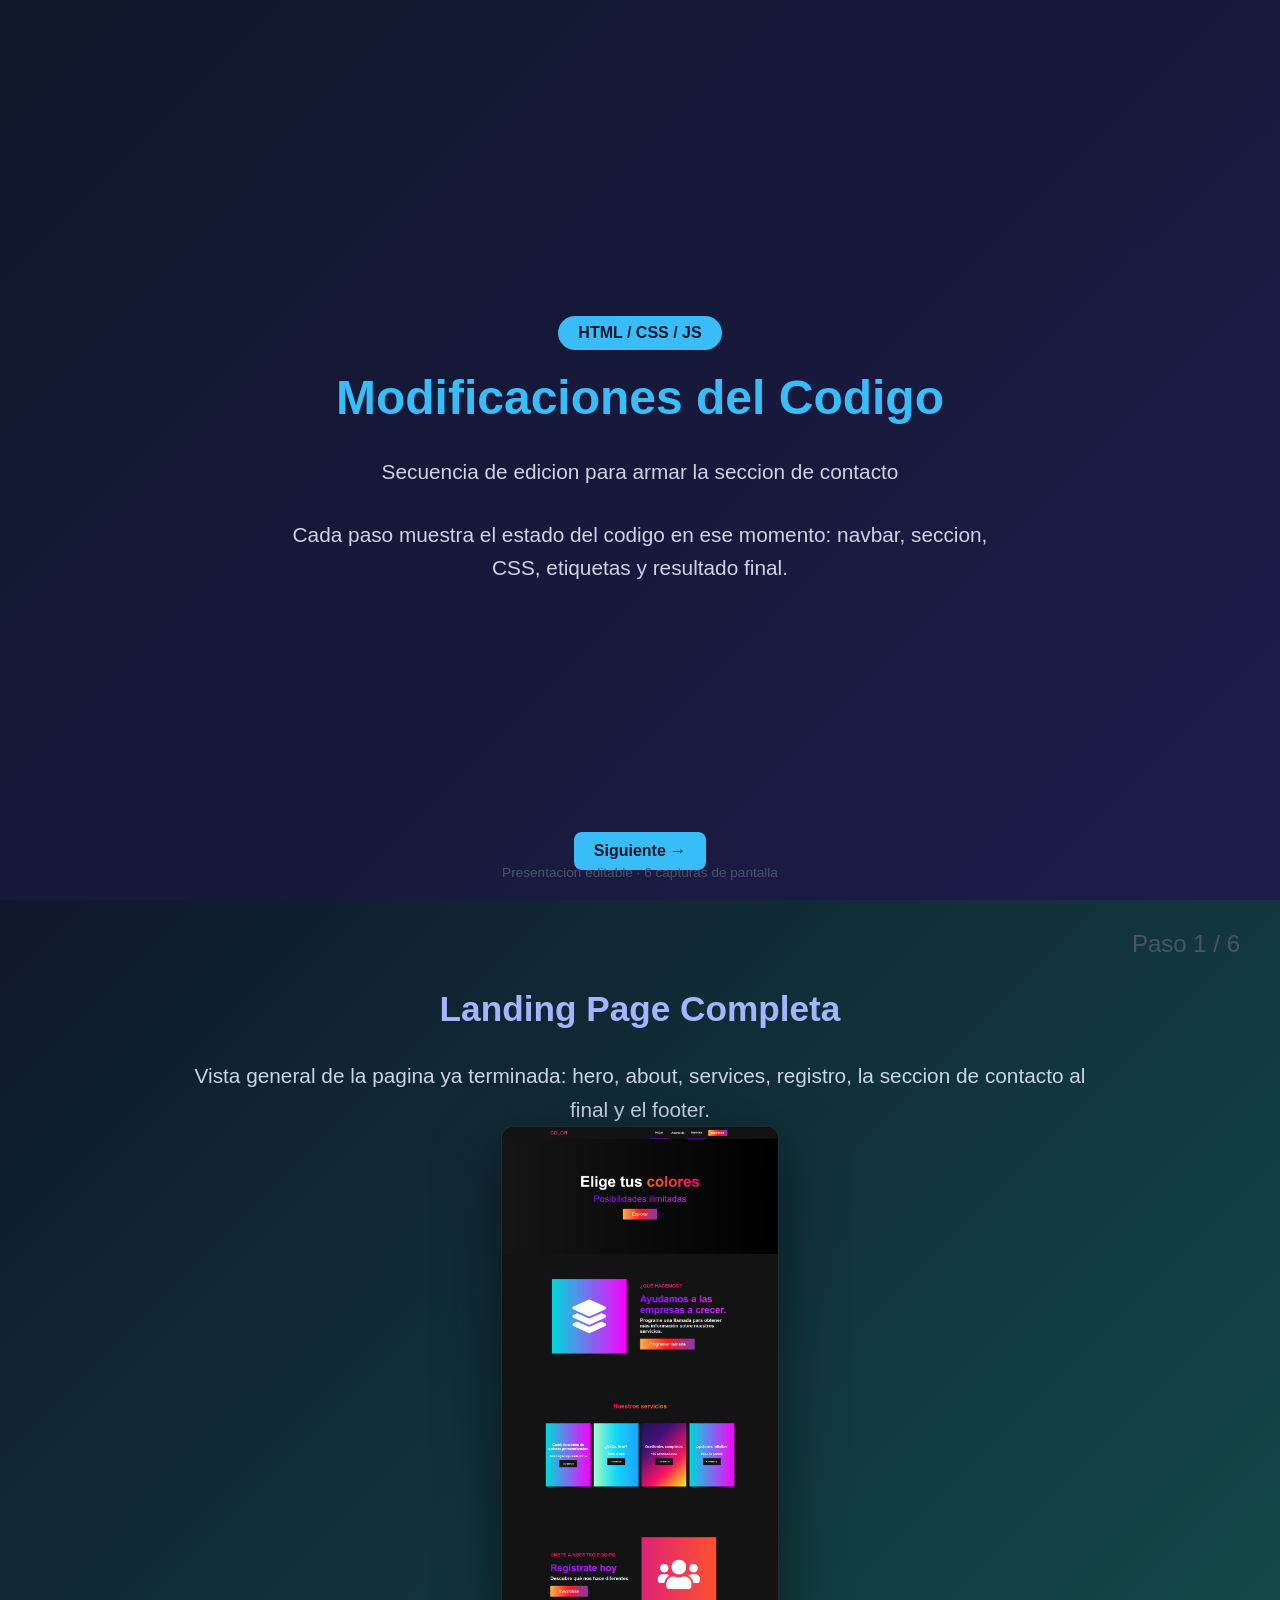
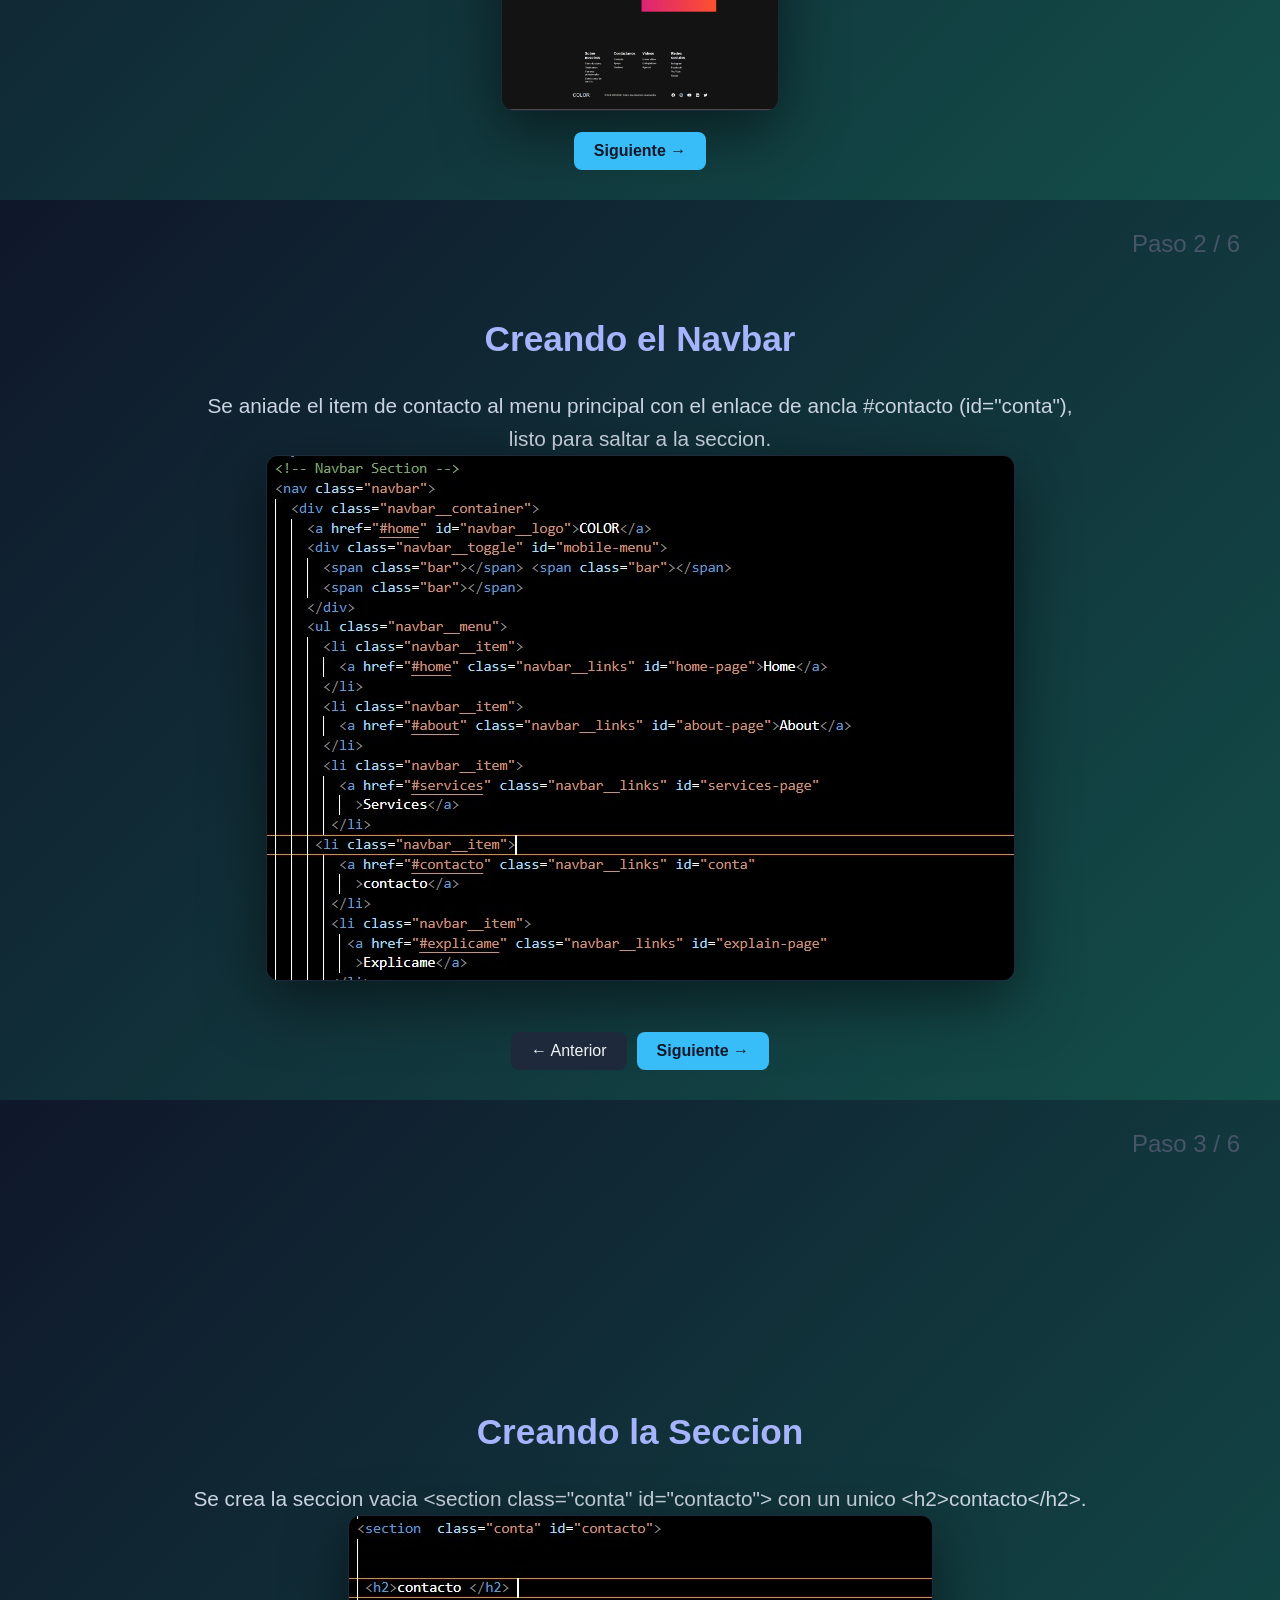
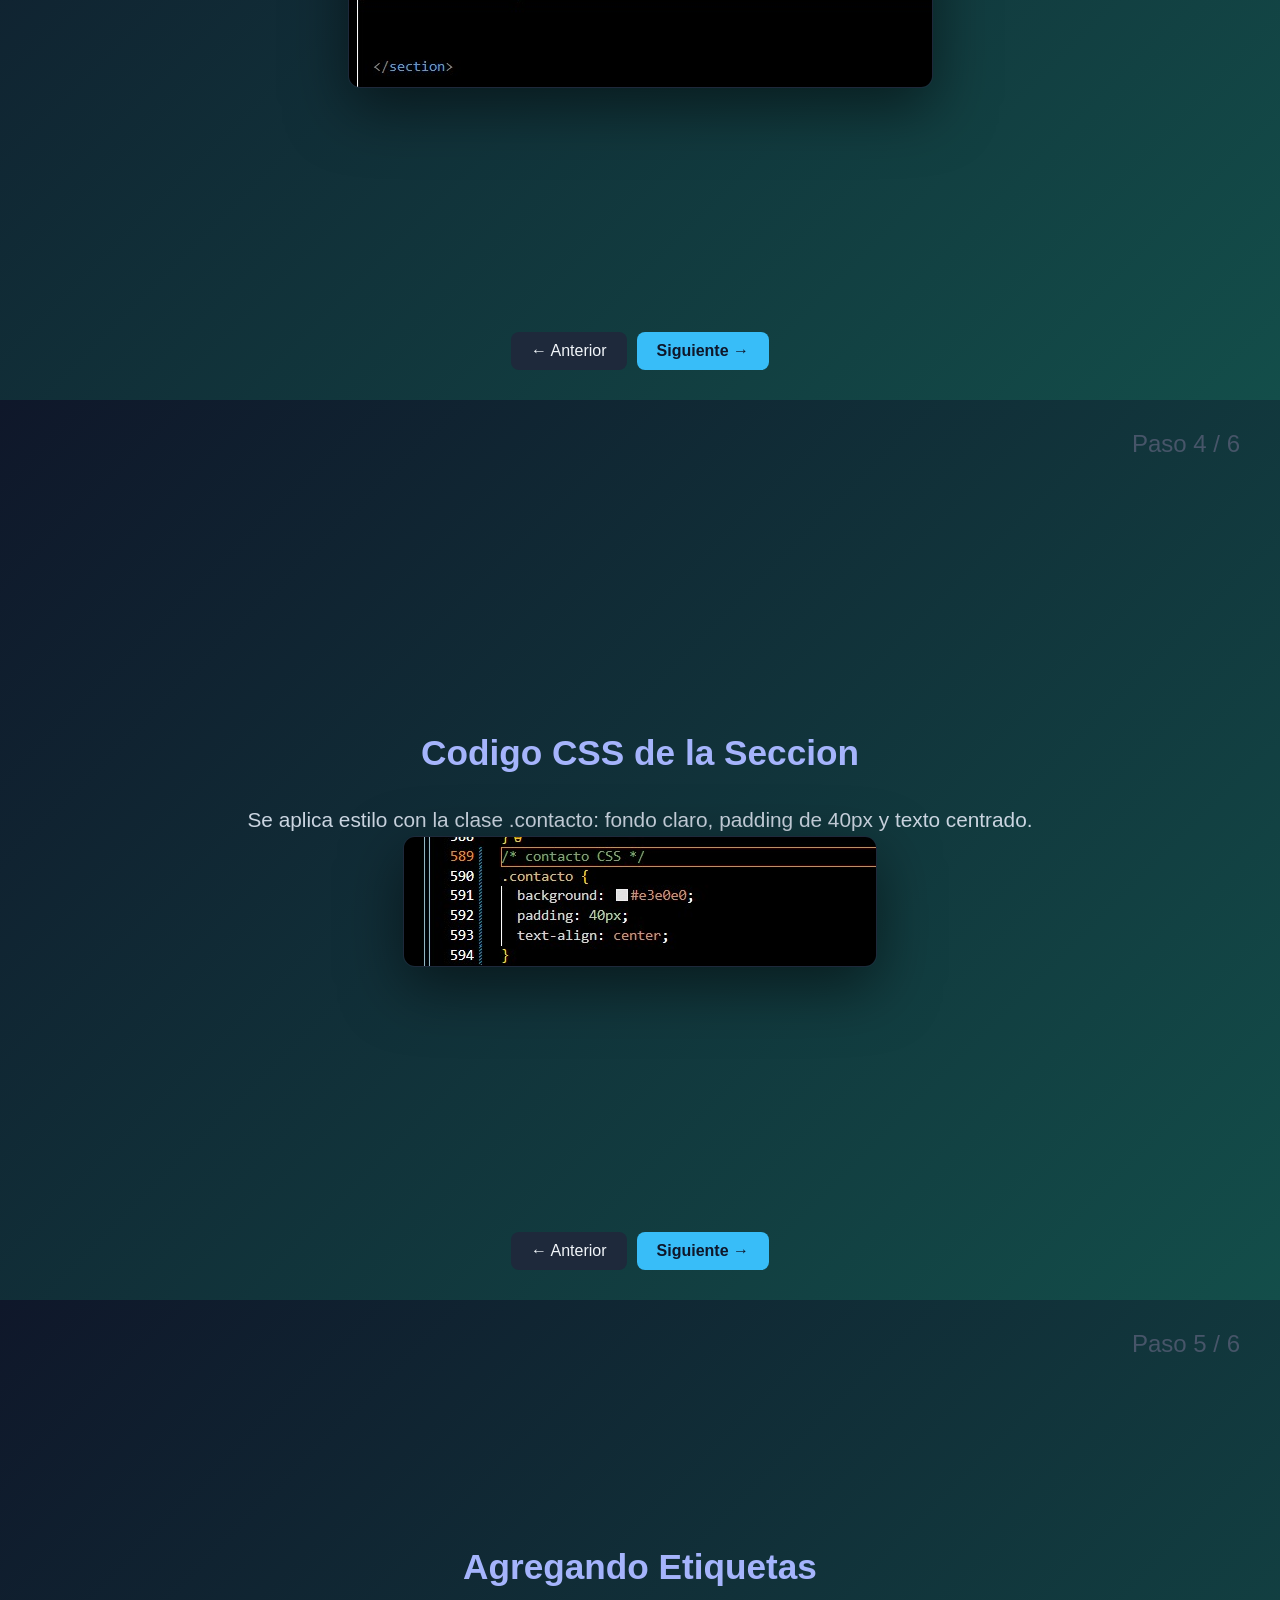
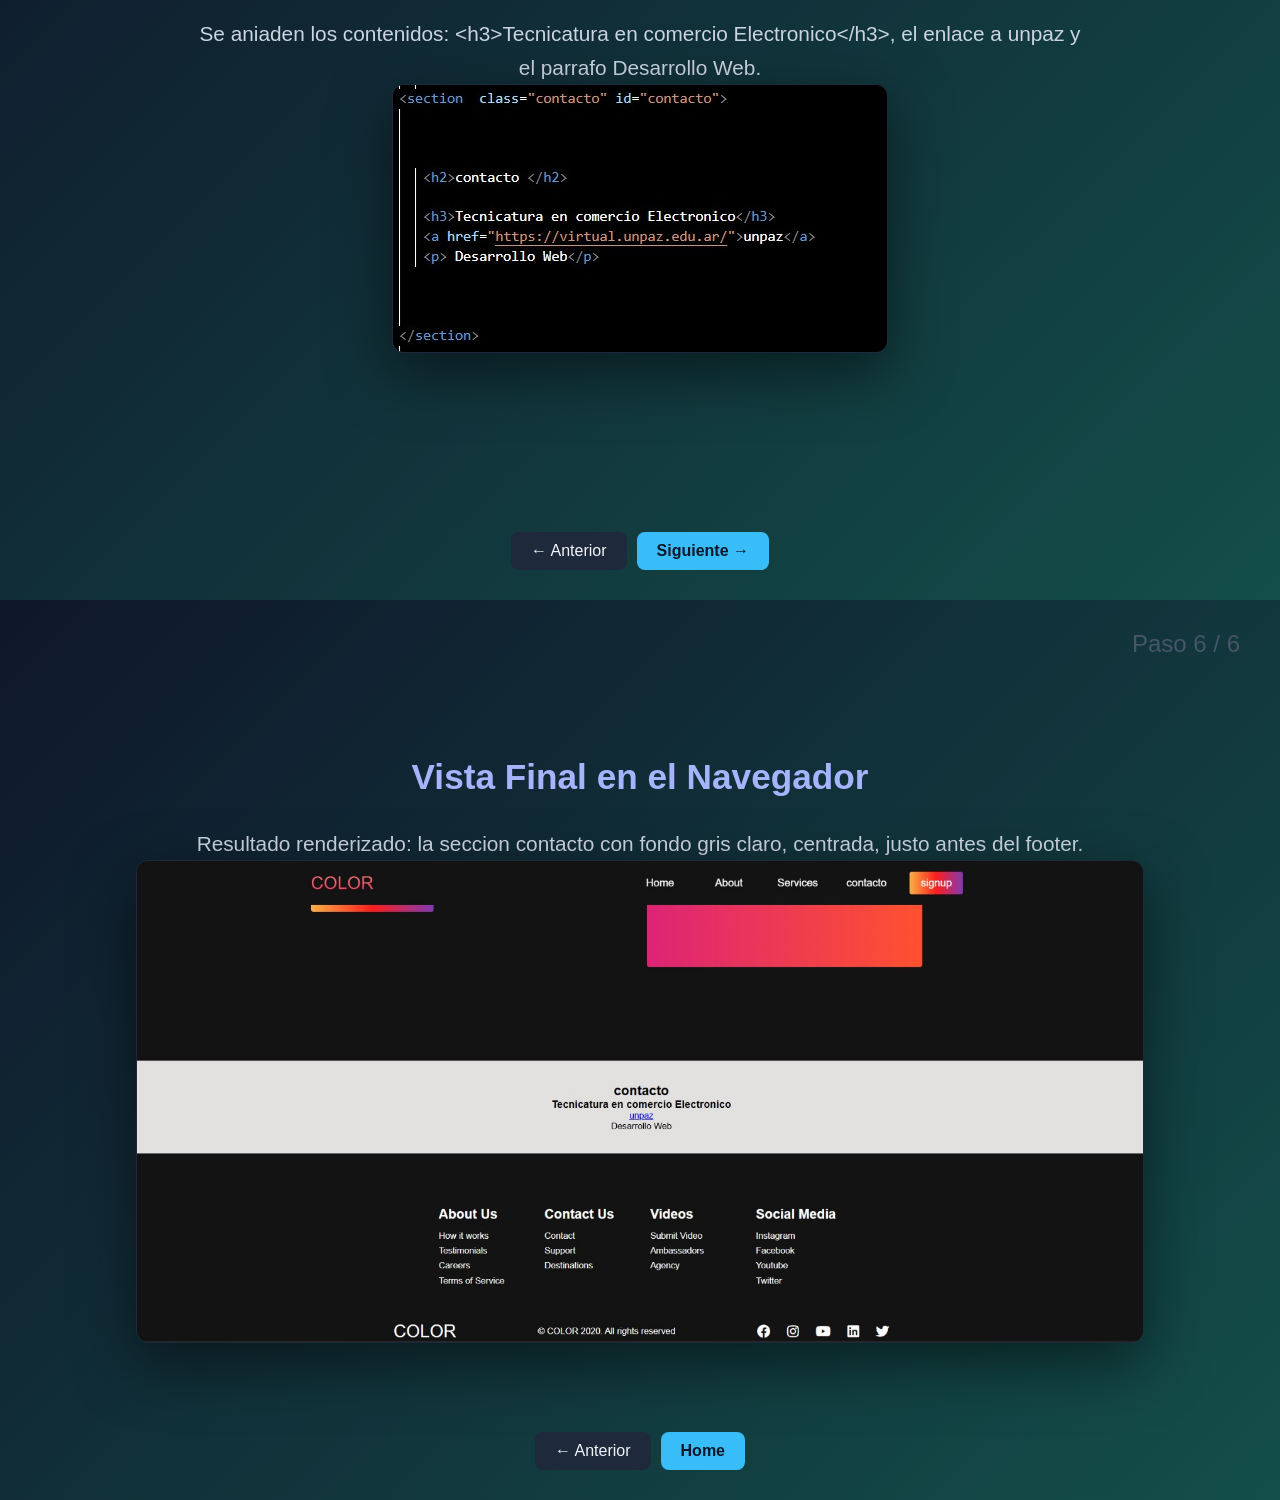
<file: presentacion-mod/index.html>
﻿<!DOCTYPE html>
<html lang="es">
<head>
<meta charset="UTF-8">
<meta name="viewport" content="width=device-width, initial-scale=1.0">
<title>Modificaciones del Codigo - Seccion Contacto</title>
<link rel="stylesheet" href="styles.css">
</head>
<body>

<section class="slide capa" id="s0">
  <span class="badge">HTML / CSS / JS</span>
  <h1>Modificaciones del Codigo</h1>
  <p class="subtitle">Secuencia de edicion para armar la seccion de contacto</p>
  <p style="margin-top:30px; max-width:700px;">Cada paso muestra el estado del codigo en ese momento: navbar, seccion, CSS, etiquetas y resultado final.</p>
  <div class="nav">
    <button class="primary" onclick="irA(1)">Siguiente →</button>
  </div>
  <div class="footer">Presentacion editable · 6 capturas de pantalla</div>
</section>

<section class="slide paso" id="s1">
  <span class="step-num">Paso 1 / 6</span>
  <h2>Landing Page Completa</h2>
  <p>Vista general de la pagina ya terminada: hero, about, services, registro, la seccion de contacto al final y el footer.</p>
  <img src="img/landingpage.png" alt="Landing page completa">
  <div class="nav">
    <button class="primary" onclick="irA(2)">Siguiente →</button>
  </div>
</section>

<section class="slide paso" id="s2">
  <span class="step-num">Paso 2 / 6</span>
  <h2>Creando el Navbar</h2>
  <p>Se aniade el item de contacto al menu principal con el enlace de ancla <code>#contacto</code> (id="conta"), listo para saltar a la seccion.</p>
  <img src="img/creando-navbar.png" alt="Creando el navbar con contacto">
  <div class="nav">
    <button onclick="irA(1)">← Anterior</button>
    <button class="primary" onclick="irA(3)">Siguiente →</button>
  </div>
</section>

<section class="slide paso" id="s3">
  <span class="step-num">Paso 3 / 6</span>
  <h2>Creando la Seccion</h2>
  <p>Se crea la seccion vacia <code>&lt;section class="conta" id="contacto"&gt;</code> con un unico <code>&lt;h2&gt;contacto&lt;/h2&gt;</code>.</p>
  <img src="img/creacion-seccion.png" alt="Creando la seccion contacto">
  <div class="nav">
    <button onclick="irA(2)">← Anterior</button>
    <button class="primary" onclick="irA(4)">Siguiente →</button>
  </div>
</section>

<section class="slide paso" id="s4">
  <span class="step-num">Paso 4 / 6</span>
  <h2>Codigo CSS de la Seccion</h2>
  <p>Se aplica estilo con la clase <code>.contacto</code>: fondo claro, padding de 40px y texto centrado.</p>
  <img src="img/codigo-css.png" alt="Codigo CSS de la seccion">
  <div class="nav">
    <button onclick="irA(3)">← Anterior</button>
    <button class="primary" onclick="irA(5)">Siguiente →</button>
  </div>
</section>

<section class="slide paso" id="s5">
  <span class="step-num">Paso 5 / 6</span>
  <h2>Agregando Etiquetas</h2>
  <p>Se aniaden los contenidos: <code>&lt;h3&gt;Tecnicatura en comercio Electronico&lt;/h3&gt;</code>, el enlace a <code>unpaz</code> y el parrafo <code>Desarrollo Web</code>.</p>
  <img src="img/agregando-etiquetas.png" alt="Agregando etiquetas a la section">
  <div class="nav">
    <button onclick="irA(4)">← Anterior</button>
    <button class="primary" onclick="irA(6)">Siguiente →</button>
  </div>
</section>

<section class="slide paso" id="s6">
  <span class="step-num">Paso 6 / 6</span>
  <h2>Vista Final en el Navegador</h2>
  <p>Resultado renderizado: la seccion contacto con fondo gris claro, centrada, justo antes del footer.</p>
  <img src="img/vision-final.png" alt="Vision final de la seccion en el navegador">
  <div class="nav">
    <button onclick="irA(5)">← Anterior</button>
    <button class="primary" onclick="irA(0)">Home</button>
  </div>
</section>

<script>
  let actual = 0;
  function irA(n) {
    document.getElementById("s"+actual).style.display = "none";
    actual = n;
    document.getElementById("s"+actual).style.display = "flex";
    window.scrollTo(0,0);
  }
  document.getElementById("s0").style.display = "flex";
</script>
</body>
</html>
</file>
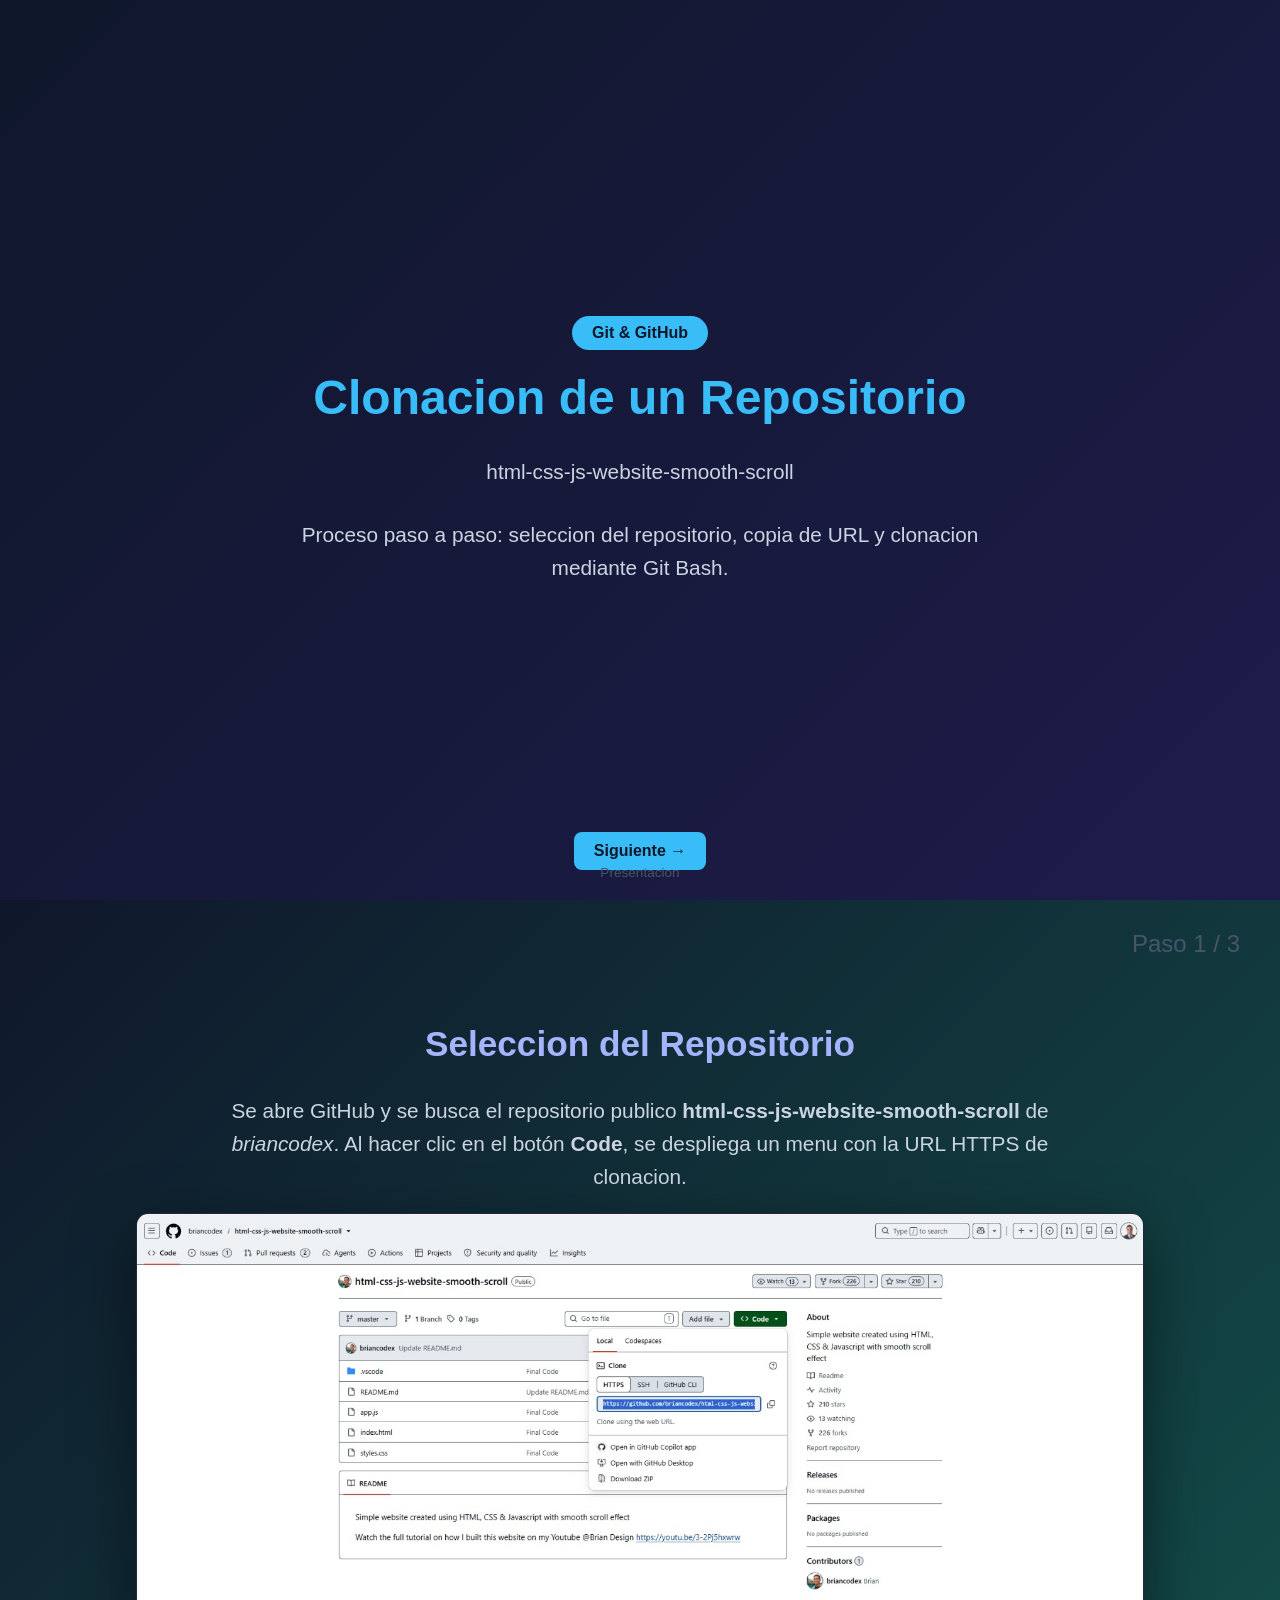
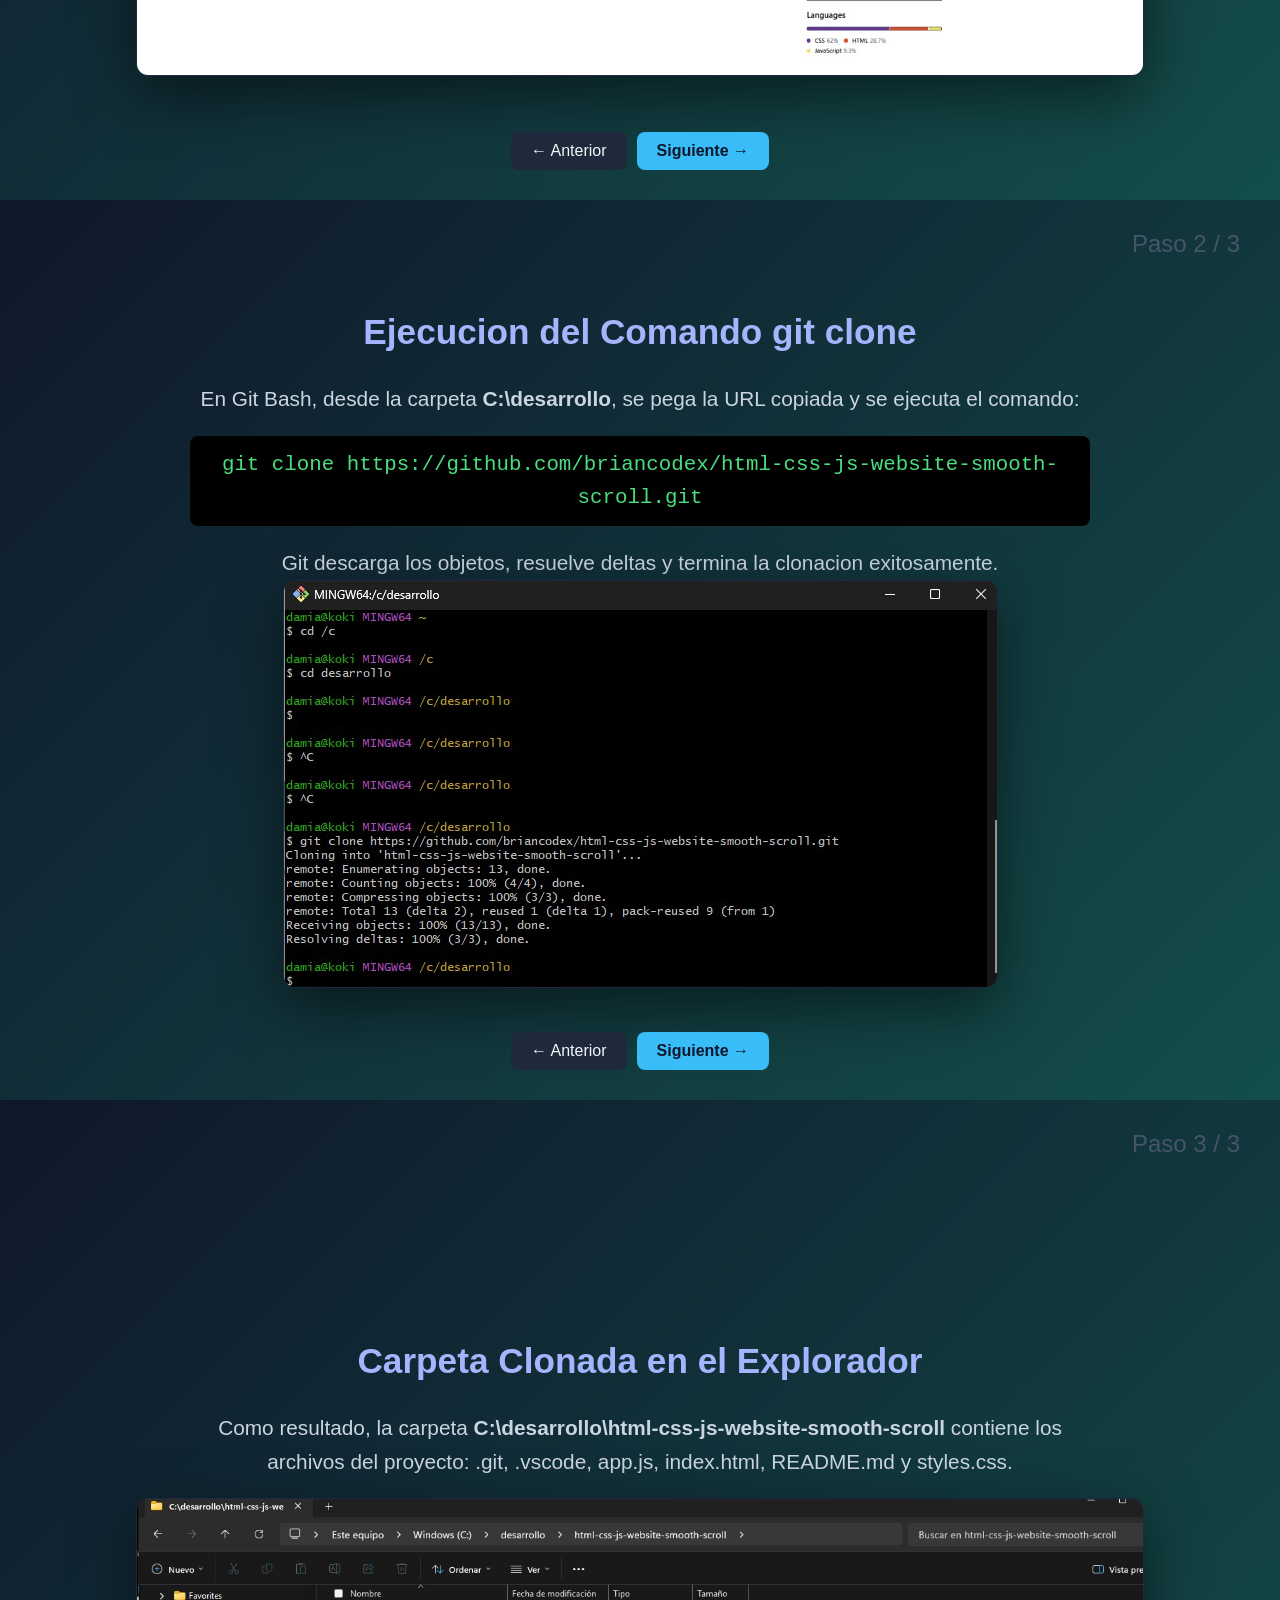
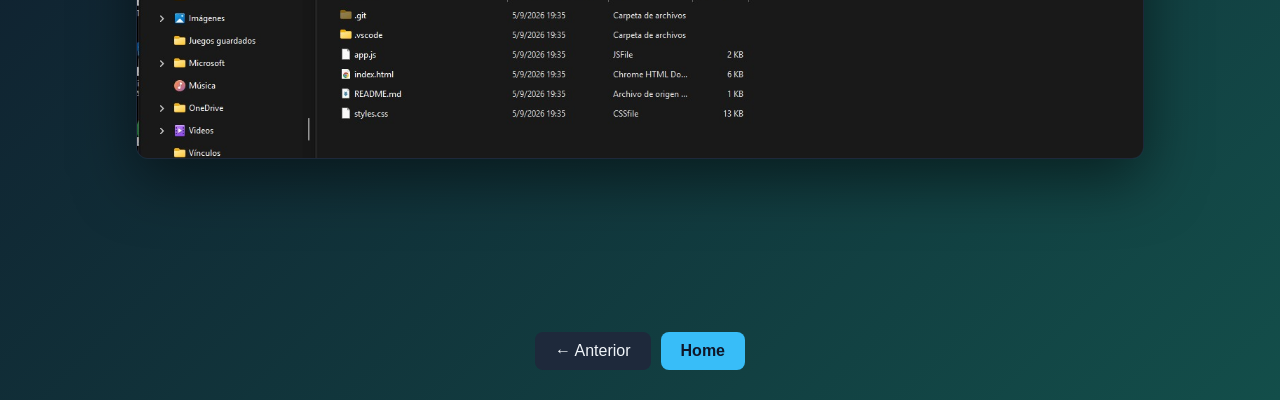
<file: presentacion/index.html>
﻿<!DOCTYPE html>
<html lang="es">
<head>
<meta charset="UTF-8">
<meta name="viewport" content="width=device-width, initial-scale=1.0">
<title>Clonacion de Repositorio GitHub - Presentacion</title>
<link rel="stylesheet" href="styles.css">
</head>
<body>

<section class="slide capa" id="s0">
  <span class="badge">Git & GitHub</span>
  <h1>Clonacion de un Repositorio</h1>
  <p class="subtitle">html-css-js-website-smooth-scroll</p>
  <p style="margin-top:30px; max-width:700px;">Proceso paso a paso: seleccion del repositorio, copia de URL y clonacion mediante Git Bash.</p>
  <div class="nav">
    <button class="primary" onclick="irA(1)">Siguiente →</button>
  </div>
  <div class="footer">Presentacion 
    
  </div>
</section>

<section class="slide paso" id="s1">
  <span class="step-num">Paso 1 / 3</span>
  <h2>Seleccion del Repositorio</h2>
  <p style="margin-bottom:20px;">Se abre GitHub y se busca el repositorio publico <strong>html-css-js-website-smooth-scroll</strong> de <em>briancodex</em>. Al hacer clic en el botón <strong>Code</strong>, se despliega un menu con la URL HTTPS de clonacion.</p>
  <img src="[data-uri]" alt="Repositorio en GitHub con URL de clonacion">
  <div class="nav">
    <button onclick="irA(0)">← Anterior</button>
    <button class="primary" onclick="irA(2)">Siguiente →</button>
  </div>
</section>

<section class="slide paso" id="s2">
  <span class="step-num">Paso 2 / 3</span>
  <h2>Ejecucion del Comando git clone</h2>
  <p style="margin-bottom:20px;">En Git Bash, desde la carpeta <strong>C:\desarrollo</strong>, se pega la URL copiada y se ejecuta el comando:</p>
  <p style="font-family:monospace; background:#000; padding:12px 20px; border-radius:8px; color:#4ade80; margin-bottom:20px;">git clone https://github.com/briancodex/html-css-js-website-smooth-scroll.git</p>
  <p>Git descarga los objetos, resuelve deltas y termina la clonacion exitosamente.</p>
  <img src="img/terminal-clone.png" alt="Terminal mostrando el comando git clone">
  <div class="nav">
    <button onclick="irA(1)">← Anterior</button>
    <button class="primary" onclick="irA(3)">Siguiente →</button>
  </div>
</section>

<section class="slide paso" id="s3">
  <span class="step-num">Paso 3 / 3</span>
  <h2>Carpeta Clonada en el Explorador</h2>
  <p style="margin-bottom:20px;">Como resultado, la carpeta <strong>C:\desarrollo\html-css-js-website-smooth-scroll</strong> contiene los archivos del proyecto: <code>.git</code>, <code>.vscode</code>, <code>app.js</code>, <code>index.html</code>, <code>README.md</code> y <code>styles.css</code>.</p>
  <img src="img/explorador-archivos.png" alt="Explorador con los archivos clonados">
  <div class="nav">
    <button onclick="irA(2)">← Anterior</button>
    <button class="primary" onclick="irA(0)">Home</button>
  </div>
</section>

<script>
  let actual = 0;
  function irA(n) {
    document.getElementById('s'+actual).style.display = 'none';
    actual = n;
    document.getElementById('s'+actual).style.display = 'flex';
    window.scrollTo(0,0);
  }
  document.getElementById('s0').style.display = 'flex';
</script>
</body>
</html>
</file>
<file: presentacion-mod/styles.css>
﻿* { box-sizing: border-box; margin: 0; padding: 0; font-family: 'Segoe UI', Arial, sans-serif; scroll-behavior: smooth; }
body { background: #0f172a; color: #f1f5f9; overflow: hidden; }
.slide { width: 100vw; height: 100vh; padding: 60px 80px; display: flex; flex-direction: column; justify-content: center; align-items: center; position: relative; overflow: hidden; }
.slide h1 { font-size: 3rem; color: #38bdf8; margin-bottom: 20px; text-align: center; }
.slide h2 { font-size: 2.2rem; color: #a5b4fc; margin-bottom: 30px; text-align: center; }
.slide p { font-size: 1.3rem; line-height: 1.6; color: #cbd5e1; text-align: center; max-width: 900px; }
.slide img { max-width: 90%; max-height: 65vh; border-radius: 12px; box-shadow: 0 20px 60px rgba(0,0,0,0.5); border: 1px solid #1e293b; }
.slide.capa { background: linear-gradient(135deg, #0f172a 0%, #1e1b4b 100%); }
.slide.paso { background: linear-gradient(135deg, #0f172a 0%, #134e4a 100%); }
.badge { display: inline-block; background: #38bdf8; color: #0f172a; padding: 8px 20px; border-radius: 30px; font-weight: bold; margin-bottom: 20px; }
.step-num { position: absolute; top: 30px; right: 40px; font-size: 1.5rem; color: #475569; }
.nav { position: absolute; bottom: 30px; display: flex; gap: 10px; }
.nav button { background: #1e293b; color: #f1f5f9; border: none; padding: 10px 20px; border-radius: 8px; cursor: pointer; font-size: 1rem; }
.nav button:hover { background: #334155; }
.nav button.primary { background: #38bdf8; color: #0f172a; font-weight: bold; }
.subtitle { font-size: 1.5rem; color: #94a3b8; margin-top: 10px; }
.footer { position: absolute; bottom: 20px; font-size: 0.85rem; color: #475569; }

/* Impresion: cada slide en su propia pagina */
@media print {
  body { background: #0f172a; margin: 0; padding: 0; }
  .slide {
    width: 100vw;
    height: 100vh;
    padding: 60px 80px;
    display: flex;
    flex-direction: column;
    justify-content: center;
    align-items: center;
    position: relative;
    overflow: hidden;
    page-break-after: always;
    page-break-inside: avoid;
  }
  .slide:last-child { page-break-after: auto; }
  .nav { display: none; }
  .slide img {
    max-width: 90%;
    max-height: 65vh;
    border-radius: 12px;
    box-shadow: 0 20px 60px rgba(0,0,0,0.5);
    border: 1px solid #1e293b;
  }
}
</file>
<file: presentacion/styles.css>
﻿* { box-sizing: border-box; margin: 0; padding: 0; font-family: 'Segoe UI', Arial, sans-serif; scroll-behavior: smooth; }
body { background: #0f172a; color: #f1f5f9; overflow: hidden; }
.slide { width: 100vw; height: 100vh; padding: 60px 80px; display: flex; flex-direction: column; justify-content: center; align-items: center; position: relative; overflow: hidden; }
.slide h1 { font-size: 3rem; color: #38bdf8; margin-bottom: 20px; text-align: center; }
.slide h2 { font-size: 2.2rem; color: #a5b4fc; margin-bottom: 30px; text-align: center; }
.slide p { font-size: 1.3rem; line-height: 1.6; color: #cbd5e1; text-align: center; max-width: 900px; }
.slide img { max-width: 90%; max-height: 65vh; border-radius: 12px; box-shadow: 0 20px 60px rgba(0,0,0,0.5); border: 1px solid #1e293b; }
.slide.capa { background: linear-gradient(135deg, #0f172a 0%, #1e1b4b 100%); }
.slide.paso { background: linear-gradient(135deg, #0f172a 0%, #134e4a 100%); }
.badge { display: inline-block; background: #38bdf8; color: #0f172a; padding: 8px 20px; border-radius: 30px; font-weight: bold; margin-bottom: 20px; }
.step-num { position: absolute; top: 30px; right: 40px; font-size: 1.5rem; color: #475569; }
.nav { position: absolute; bottom: 30px; display: flex; gap: 10px; }
.nav button { background: #1e293b; color: #f1f5f9; border: none; padding: 10px 20px; border-radius: 8px; cursor: pointer; font-size: 1rem; }
.nav button:hover { background: #334155; }
.nav button.primary { background: #38bdf8; color: #0f172a; font-weight: bold; }
.subtitle { font-size: 1.5rem; color: #94a3b8; margin-top: 10px; }
.footer { position: absolute; bottom: 20px; font-size: 0.85rem; color: #475569; }

/* Impresion: cada slide en su propia pagina */
@media print {
  body { background: #0f172a; margin: 0; padding: 0; }
  .slide {
    width: 100vw;
    height: 100vh;
    padding: 60px 80px;
    display: flex;
    flex-direction: column;
    justify-content: center;
    align-items: center;
    position: relative;
    overflow: hidden;
    page-break-after: always;
    page-break-inside: avoid;
  }
  .slide:last-child { page-break-after: auto; }
  .nav { display: none; }
  .slide img {
    max-width: 90%;
    max-height: 65vh;
    border-radius: 12px;
    box-shadow: 0 20px 60px rgba(0,0,0,0.5);
    border: 1px solid #1e293b;
  }
}
</file>
